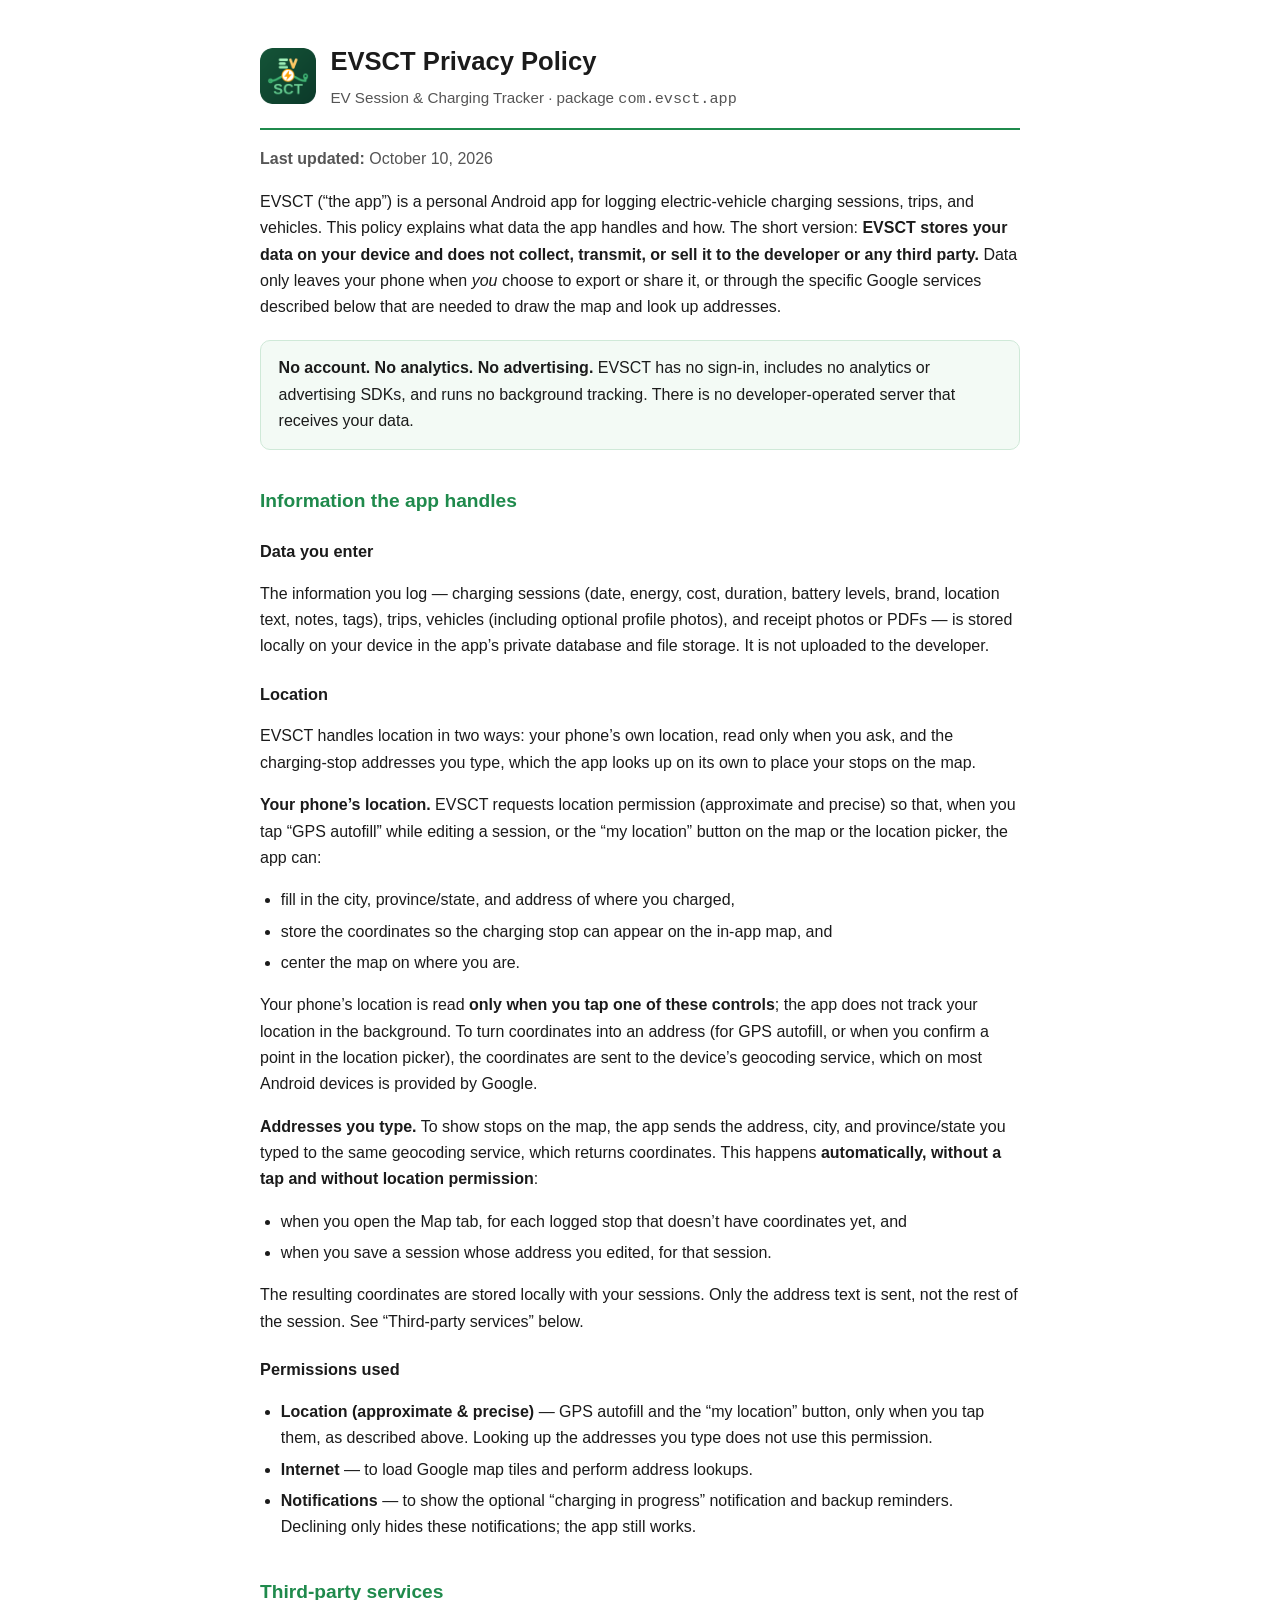
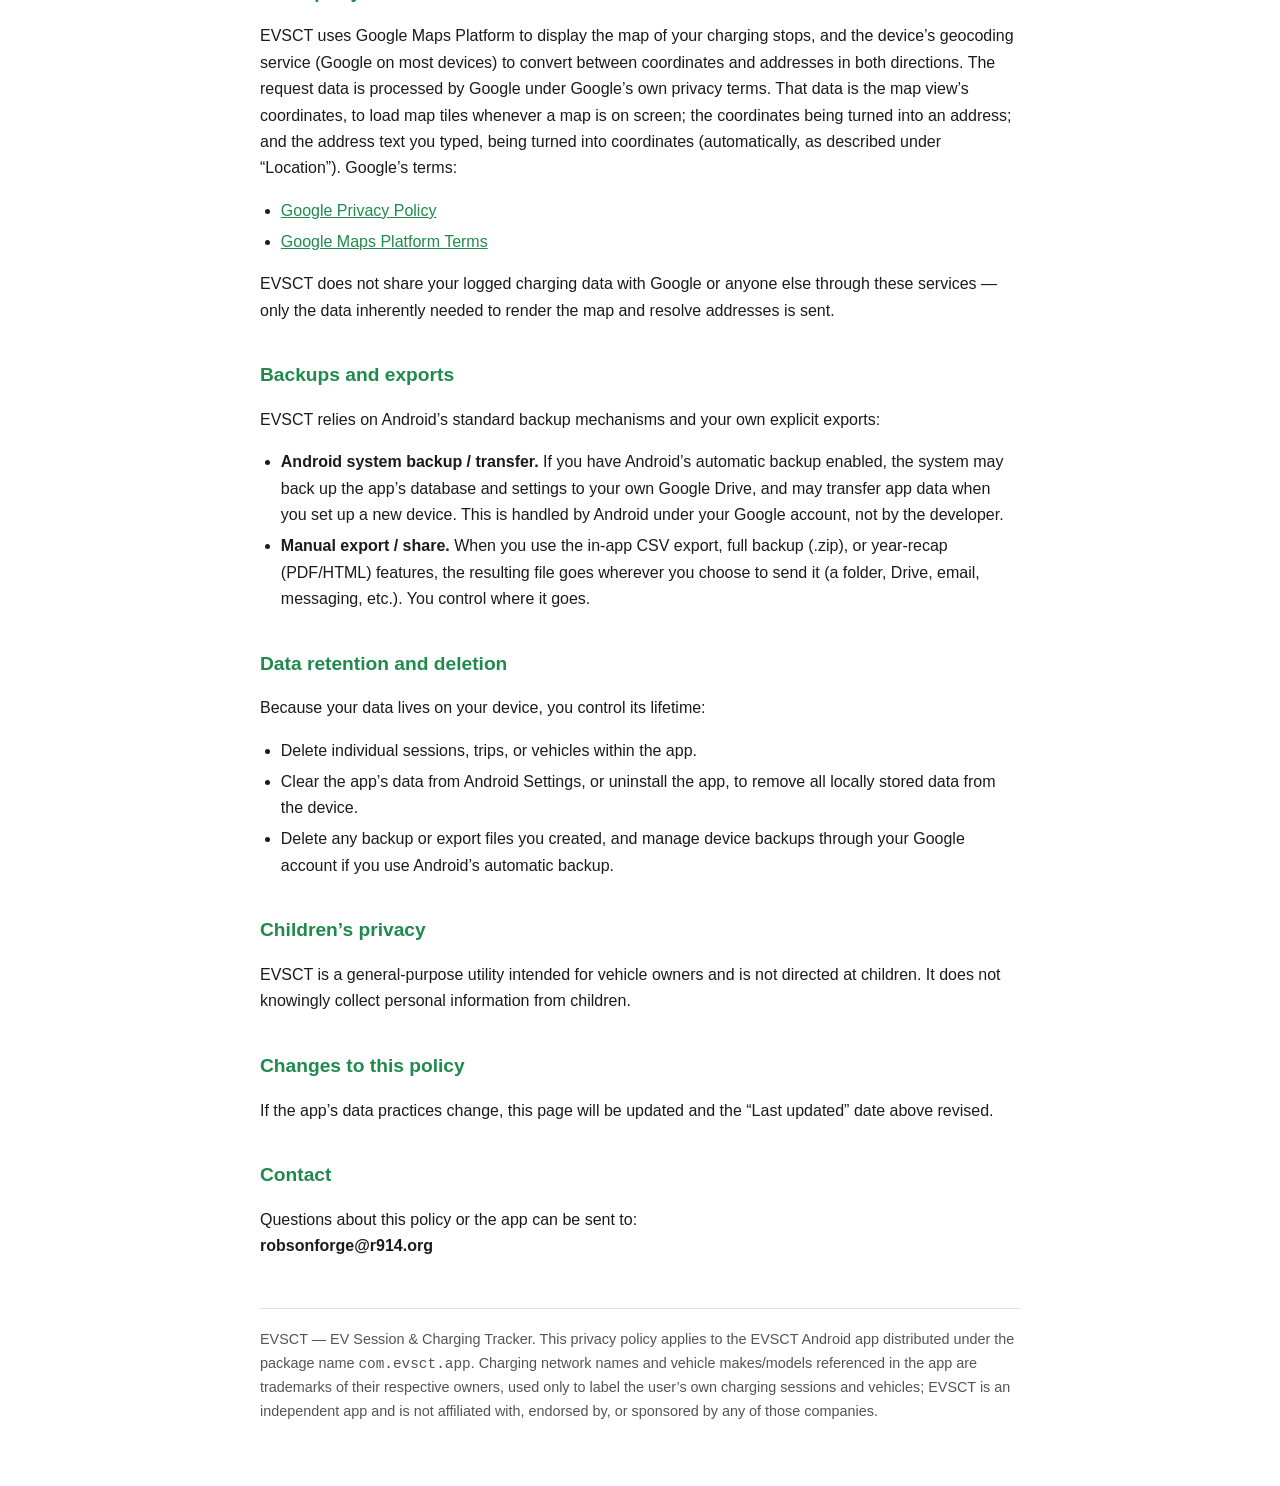
<file: docs/privacy-policy.html>
<!DOCTYPE html>
<html lang="en">
<head>
  <meta charset="utf-8">
  <meta name="viewport" content="width=device-width, initial-scale=1">
  <title>EVSCT — Privacy Policy</title>
  <style>
    :root { --green: #1f8a4c; --ink: #1b1b1b; --muted: #555; --line: #e3e3e3; }
    * { box-sizing: border-box; }
    body {
      margin: 0; padding: 0 1.25rem 4rem;
      font: 16px/1.65 -apple-system, BlinkMacSystemFont, "Segoe UI", Roboto, Helvetica, Arial, sans-serif;
      color: var(--ink); background: #fff;
    }
    main { max-width: 760px; margin: 0 auto; }
    header { display: flex; align-items: center; gap: 0.9rem; padding: 2.5rem 0 1rem; border-bottom: 2px solid var(--green); }
    header img { width: 56px; height: 56px; border-radius: 12px; }
    header h1 { margin: 0; font-size: 1.6rem; }
    header p { margin: 0.2rem 0 0; color: var(--muted); font-size: 0.95rem; }
    h2 { color: var(--green); font-size: 1.2rem; margin: 2.2rem 0 0.6rem; }
    h3 { font-size: 1.02rem; margin: 1.3rem 0 0.4rem; }
    p, li { color: var(--ink); }
    ul { padding-left: 1.3rem; }
    li { margin: 0.3rem 0; }
    a { color: var(--green); }
    .muted { color: var(--muted); }
    .callout {
      background: #f3faf5; border: 1px solid #cfe9d8; border-radius: 10px;
      padding: 0.9rem 1.1rem; margin: 1.2rem 0;
    }
    footer { margin-top: 3rem; padding-top: 1.2rem; border-top: 1px solid var(--line); color: var(--muted); font-size: 0.9rem; }
  </style>
</head>
<body>
<main>
  <header>
    <img src="branding/evsct-icon-512.png" alt="EVSCT icon">
    <div>
      <h1>EVSCT Privacy Policy</h1>
      <p>EV Session &amp; Charging Tracker &middot; package <code>com.evsct.app</code></p>
    </div>
  </header>

  <p class="muted"><strong>Last updated:</strong> October 10, 2026</p>

  <p>
    EVSCT (“the app”) is a personal Android app for logging electric-vehicle
    charging sessions, trips, and vehicles. This policy explains what data the
    app handles and how. The short version: <strong>EVSCT stores your data on
    your device and does not collect, transmit, or sell it to the developer or
    any third party.</strong> Data only leaves your phone when <em>you</em>
    choose to export or share it, or through the specific Google services
    described below that are needed to draw the map and look up addresses.
  </p>

  <div class="callout">
    <strong>No account. No analytics. No advertising.</strong> EVSCT has no
    sign-in, includes no analytics or advertising SDKs, and runs no background
    tracking. There is no developer-operated server that receives your data.
  </div>

  <h2>Information the app handles</h2>

  <h3>Data you enter</h3>
  <p>
    The information you log — charging sessions (date, energy, cost, duration,
    battery levels, brand, location text, notes, tags), trips, vehicles
    (including optional profile photos), and receipt photos or PDFs — is stored
    locally on your device in the app’s private database and file storage. It is
    not uploaded to the developer.
  </p>

  <h3>Location</h3>
  <p>
    EVSCT handles location in two ways: your phone’s own location, read only
    when you ask, and the charging-stop addresses you type, which the app looks
    up on its own to place your stops on the map.
  </p>
  <p>
    <strong>Your phone’s location.</strong> EVSCT requests location permission
    (approximate and precise) so that, when you tap “GPS autofill” while editing
    a session, or the “my location” button on the map or the location picker,
    the app can:
  </p>
  <ul>
    <li>fill in the city, province/state, and address of where you charged,</li>
    <li>store the coordinates so the charging stop can appear on the in-app map, and</li>
    <li>center the map on where you are.</li>
  </ul>
  <p>
    Your phone’s location is read <strong>only when you tap one of these
    controls</strong>; the app does not track your location in the background.
    To turn coordinates into an address (for GPS autofill, or when you confirm a
    point in the location picker), the coordinates are sent to the device’s
    geocoding service, which on most Android devices is provided by Google.
  </p>
  <p>
    <strong>Addresses you type.</strong> To show stops on the map, the app
    sends the address, city, and province/state you typed to the same geocoding
    service, which returns coordinates. This happens <strong>automatically,
    without a tap and without location permission</strong>:
  </p>
  <ul>
    <li>when you open the Map tab, for each logged stop that doesn’t have coordinates yet, and</li>
    <li>when you save a session whose address you edited, for that session.</li>
  </ul>
  <p>
    The resulting coordinates are stored locally with your sessions. Only the
    address text is sent, not the rest of the session. See “Third-party
    services” below.
  </p>

  <h3>Permissions used</h3>
  <ul>
    <li><strong>Location (approximate &amp; precise)</strong> — GPS autofill and the “my location” button, only when you tap them, as described above. Looking up the addresses you type does not use this permission.</li>
    <li><strong>Internet</strong> — to load Google map tiles and perform address lookups.</li>
    <li><strong>Notifications</strong> — to show the optional “charging in progress” notification and backup reminders. Declining only hides these notifications; the app still works.</li>
  </ul>

  <h2>Third-party services</h2>
  <p>
    EVSCT uses Google Maps Platform to display the map of your charging stops,
    and the device’s geocoding service (Google on most devices) to convert
    between coordinates and addresses in both directions. The request data is
    processed by Google under Google’s own privacy terms. That data is the map
    view’s coordinates, to load map tiles whenever a map is on screen; the
    coordinates being turned into an address; and the address text you typed,
    being turned into coordinates (automatically, as described under
    “Location”). Google’s terms:
  </p>
  <ul>
    <li><a href="https://policies.google.com/privacy" rel="noopener" target="_blank">Google Privacy Policy</a></li>
    <li><a href="https://cloud.google.com/maps-platform/terms/maps-service-terms" rel="noopener" target="_blank">Google Maps Platform Terms</a></li>
  </ul>
  <p>
    EVSCT does not share your logged charging data with Google or anyone else
    through these services — only the data inherently needed to render the map
    and resolve addresses is sent.
  </p>

  <h2>Backups and exports</h2>
  <p>
    EVSCT relies on Android’s standard backup mechanisms and your own explicit
    exports:
  </p>
  <ul>
    <li><strong>Android system backup / transfer.</strong> If you have Android’s automatic backup enabled, the system may back up the app’s database and settings to your own Google Drive, and may transfer app data when you set up a new device. This is handled by Android under your Google account, not by the developer.</li>
    <li><strong>Manual export / share.</strong> When you use the in-app CSV export, full backup (.zip), or year-recap (PDF/HTML) features, the resulting file goes wherever you choose to send it (a folder, Drive, email, messaging, etc.). You control where it goes.</li>
  </ul>

  <h2>Data retention and deletion</h2>
  <p>
    Because your data lives on your device, you control its lifetime:
  </p>
  <ul>
    <li>Delete individual sessions, trips, or vehicles within the app.</li>
    <li>Clear the app’s data from Android Settings, or uninstall the app, to remove all locally stored data from the device.</li>
    <li>Delete any backup or export files you created, and manage device backups through your Google account if you use Android’s automatic backup.</li>
  </ul>

  <h2>Children’s privacy</h2>
  <p>
    EVSCT is a general-purpose utility intended for vehicle owners and is not
    directed at children. It does not knowingly collect personal information
    from children.
  </p>

  <h2>Changes to this policy</h2>
  <p>
    If the app’s data practices change, this page will be updated and the “Last
    updated” date above revised.
  </p>

  <h2>Contact</h2>
  <p>
    Questions about this policy or the app can be sent to:<br>
    <strong>robsonforge@r914.org</strong>
  </p>

  <footer>
    EVSCT — EV Session &amp; Charging Tracker. This privacy policy applies to the
    EVSCT Android app distributed under the package name <code>com.evsct.app</code>.
    Charging network names and vehicle makes/models referenced in the app are
    trademarks of their respective owners, used only to label the user’s own
    charging sessions and vehicles; EVSCT is an independent app and is not
    affiliated with, endorsed by, or sponsored by any of those companies.
  </footer>
</main>
</body>
</html>
</file>
